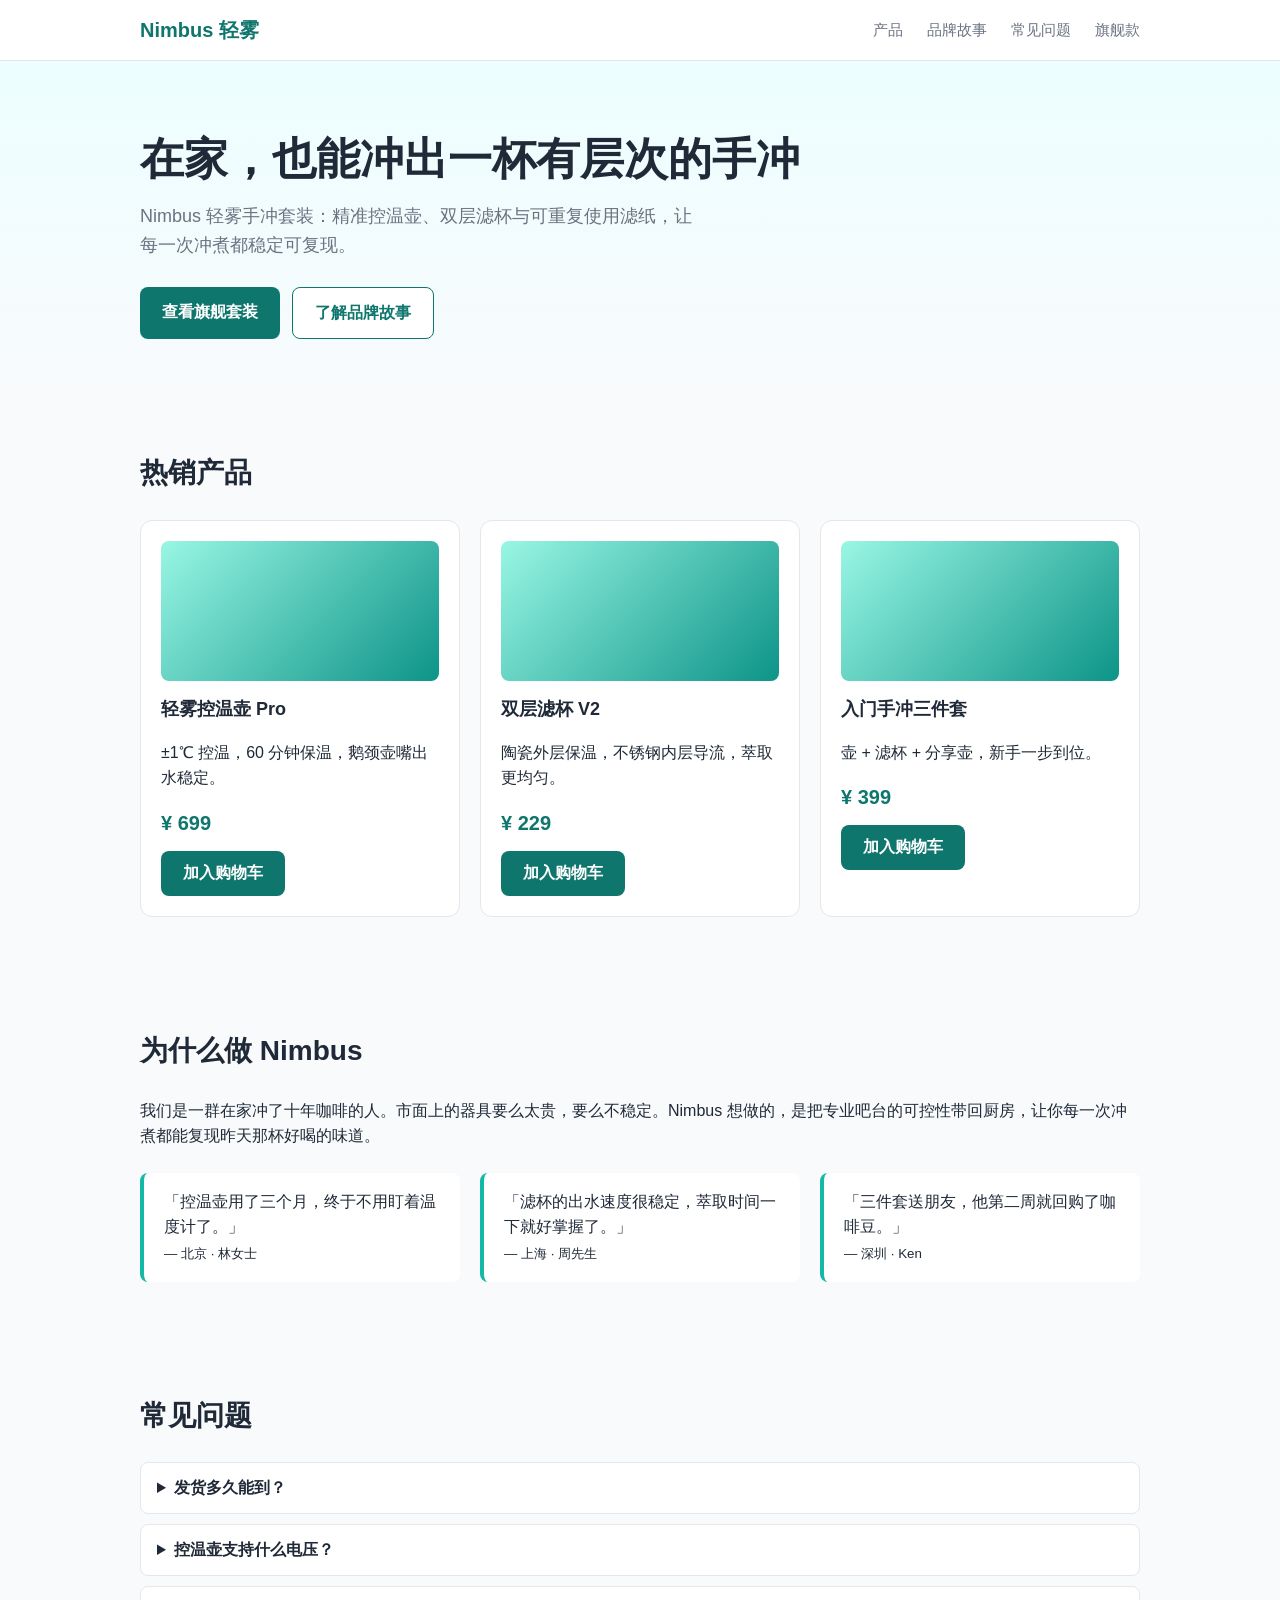
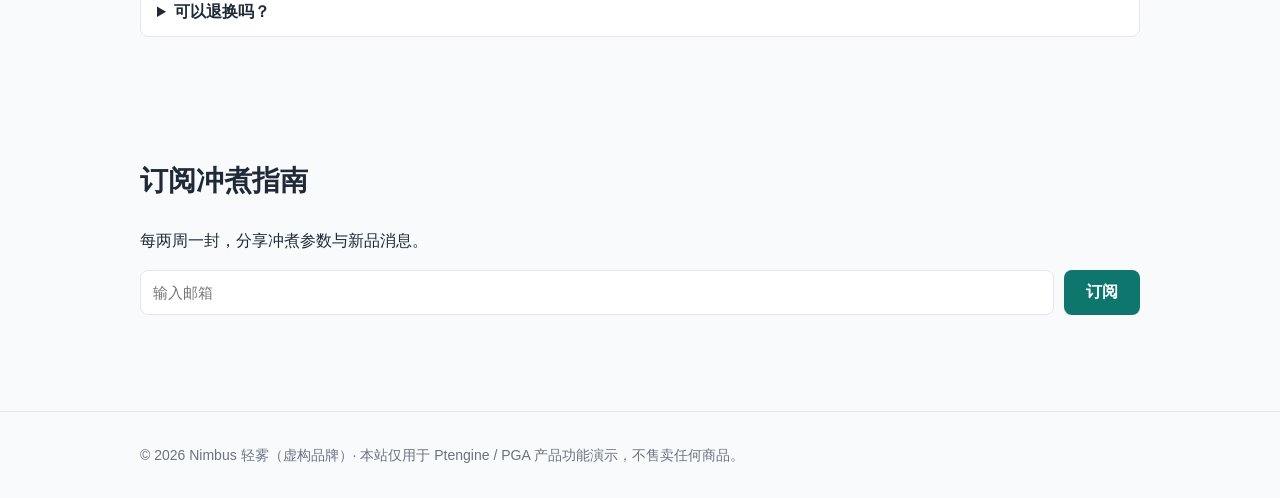
<file: index.html>
<!doctype html>
<html lang="zh-CN">
<head>
<meta charset="utf-8">
<meta name="viewport" content="width=device-width,initial-scale=1">
<title>Nimbus 轻雾 · 手冲咖啡器具（Ptengine 演示站）</title>
<meta name="description" content="Nimbus 轻雾是一个虚构的手冲咖啡器具品牌，本站仅用于 Ptengine / PGA 功能演示。">
<script src="assets/ptengine.js"></script>
<link rel="stylesheet" href="assets/site.css">
</head>
<body>
<header><div class="wrap nav">
  <a class="logo" href="index.html">Nimbus 轻雾</a>
  <ul><li><a href="#products">产品</a></li><li><a href="#story">品牌故事</a></li><li><a href="#faq">常见问题</a></li><li><a href="product.html" data-track="nav_product_click">旗舰款</a></li></ul>
</div></header>

<section class="hero"><div class="wrap">
  <h1>在家，也能冲出一杯有层次的手冲</h1>
  <p>Nimbus 轻雾手冲套装：精准控温壶、双层滤杯与可重复使用滤纸，让每一次冲煮都稳定可复现。</p>
  <div class="cta">
    <a class="btn btn-primary" href="product.html" data-track="hero_cta_click">查看旗舰套装</a>
    <a class="btn btn-ghost" href="#story" data-track="hero_secondary_click">了解品牌故事</a>
  </div>
</div></section>

<section id="products"><div class="wrap">
  <h2>热销产品</h2>
  <div class="grid">
    <div class="card"><div class="thumb"></div><h3>轻雾控温壶 Pro</h3><p>±1℃ 控温，60 分钟保温，鹅颈壶嘴出水稳定。</p><div class="price">¥ 699</div><button class="btn btn-primary" data-track="add_to_cart" data-sku="kettle-pro" data-price="699">加入购物车</button></div>
    <div class="card"><div class="thumb"></div><h3>双层滤杯 V2</h3><p>陶瓷外层保温，不锈钢内层导流，萃取更均匀。</p><div class="price">¥ 229</div><button class="btn btn-primary" data-track="add_to_cart" data-sku="dripper-v2" data-price="229">加入购物车</button></div>
    <div class="card"><div class="thumb"></div><h3>入门手冲三件套</h3><p>壶 + 滤杯 + 分享壶，新手一步到位。</p><div class="price">¥ 399</div><button class="btn btn-primary" data-track="add_to_cart" data-sku="starter-kit" data-price="399">加入购物车</button></div>
  </div>
</div></section>

<section id="story"><div class="wrap">
  <h2>为什么做 Nimbus</h2>
  <p>我们是一群在家冲了十年咖啡的人。市面上的器具要么太贵，要么不稳定。Nimbus 想做的，是把专业吧台的可控性带回厨房，让你每一次冲煮都能复现昨天那杯好喝的味道。</p>
  <div class="grid" style="margin-top:24px">
    <div class="quote">「控温壶用了三个月，终于不用盯着温度计了。」<br><small>— 北京 · 林女士</small></div>
    <div class="quote">「滤杯的出水速度很稳定，萃取时间一下就好掌握了。」<br><small>— 上海 · 周先生</small></div>
    <div class="quote">「三件套送朋友，他第二周就回购了咖啡豆。」<br><small>— 深圳 · Ken</small></div>
  </div>
</div></section>

<section id="faq" class="faq"><div class="wrap">
  <h2>常见问题</h2>
  <details data-track="faq_open"><summary>发货多久能到？</summary><p>国内 48 小时内发出，一般 2 到 4 天送达。</p></details>
  <details data-track="faq_open"><summary>控温壶支持什么电压？</summary><p>220V 国标插头，海外用户请选择对应版本。</p></details>
  <details data-track="faq_open"><summary>可以退换吗？</summary><p>7 天无理由退换，器具无使用痕迹即可。</p></details>
</div></section>

<section><div class="wrap">
  <h2>订阅冲煮指南</h2>
  <p>每两周一封，分享冲煮参数与新品消息。</p>
  <form class="news"><input type="email" placeholder="输入邮箱" required><button class="btn btn-primary" type="submit">订阅</button></form>
</div></section>

<footer><div class="wrap">© 2026 Nimbus 轻雾（虚构品牌）· 本站仅用于 Ptengine / PGA 产品功能演示，不售卖任何商品。</div></footer>
<div id="toast" class="toast"></div>
<script src="assets/app.js"></script>
</body>
</html>
</file>
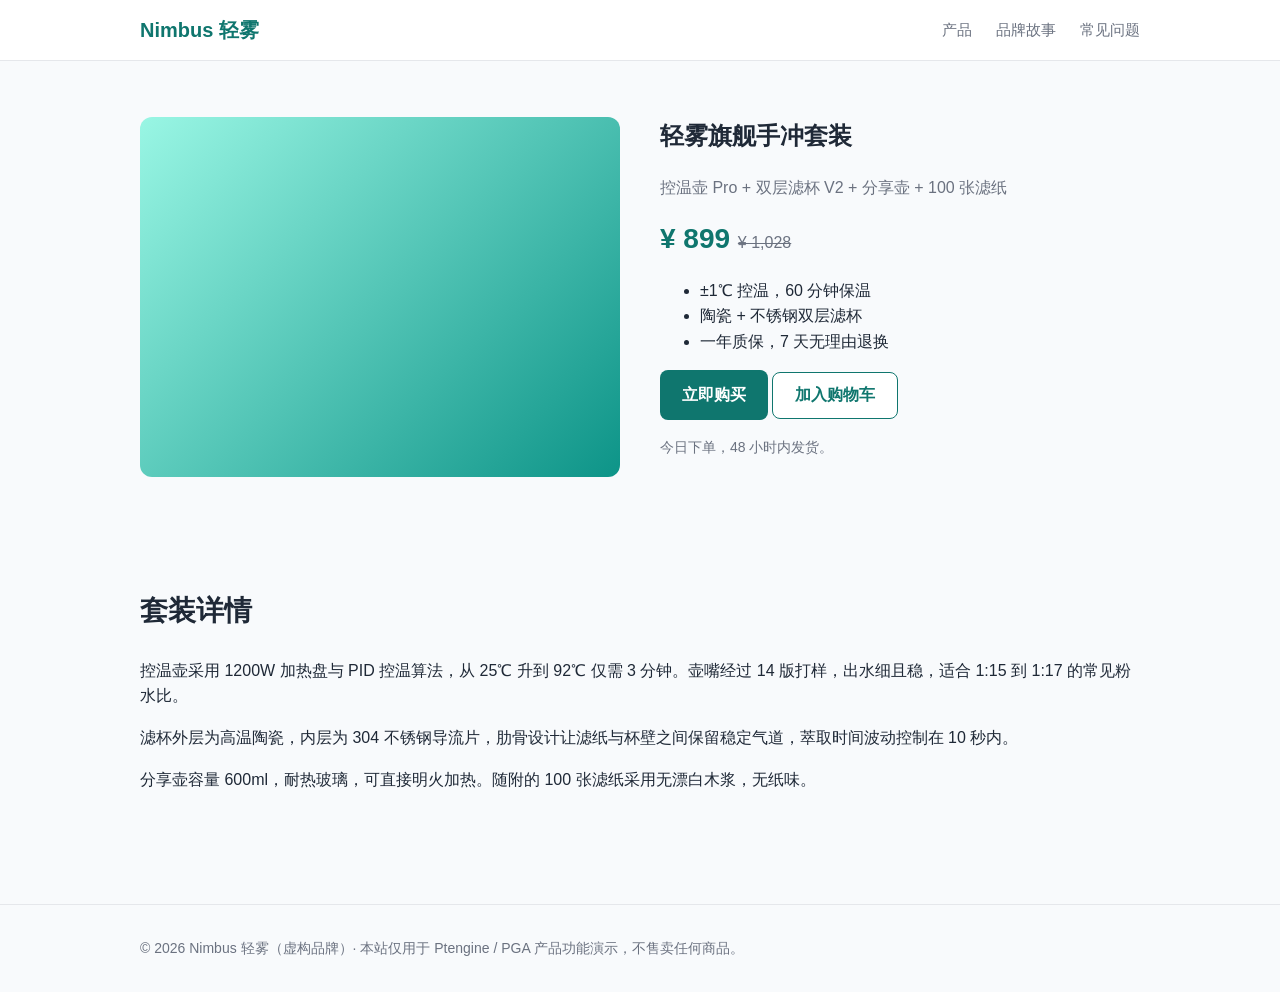
<file: product.html>
<!doctype html>
<html lang="zh-CN">
<head>
<meta charset="utf-8">
<meta name="viewport" content="width=device-width,initial-scale=1">
<title>轻雾旗舰手冲套装 · Nimbus（Ptengine 演示站）</title>
<script src="assets/ptengine.js"></script>
<link rel="stylesheet" href="assets/site.css">
</head>
<body>
<header><div class="wrap nav">
  <a class="logo" href="index.html">Nimbus 轻雾</a>
  <ul><li><a href="index.html#products">产品</a></li><li><a href="index.html#story">品牌故事</a></li><li><a href="index.html#faq">常见问题</a></li></ul>
</div></header>

<section><div class="wrap detail">
  <div class="big"></div>
  <div>
    <h1 style="margin-top:0">轻雾旗舰手冲套装</h1>
    <p style="color:var(--muted)">控温壶 Pro + 双层滤杯 V2 + 分享壶 + 100 张滤纸</p>
    <div class="price" style="font-size:28px">¥ 899 <small style="color:var(--muted);font-weight:400;font-size:16px;text-decoration:line-through">¥ 1,028</small></div>
    <ul>
      <li>±1℃ 控温，60 分钟保温</li>
      <li>陶瓷 + 不锈钢双层滤杯</li>
      <li>一年质保，7 天无理由退换</li>
    </ul>
    <p>
      <a class="btn btn-primary" href="thanks.html" data-track="buy_now" data-sku="flagship-set" data-price="899">立即购买</a>
      <button class="btn btn-ghost" data-track="add_to_cart" data-sku="flagship-set" data-price="899">加入购物车</button>
    </p>
    <p style="color:var(--muted);font-size:14px">今日下单，48 小时内发货。</p>
  </div>
</div></section>

<section><div class="wrap">
  <h2>套装详情</h2>
  <p>控温壶采用 1200W 加热盘与 PID 控温算法，从 25℃ 升到 92℃ 仅需 3 分钟。壶嘴经过 14 版打样，出水细且稳，适合 1:15 到 1:17 的常见粉水比。</p>
  <p>滤杯外层为高温陶瓷，内层为 304 不锈钢导流片，肋骨设计让滤纸与杯壁之间保留稳定气道，萃取时间波动控制在 10 秒内。</p>
  <p>分享壶容量 600ml，耐热玻璃，可直接明火加热。随附的 100 张滤纸采用无漂白木浆，无纸味。</p>
</div></section>

<footer><div class="wrap">© 2026 Nimbus 轻雾（虚构品牌）· 本站仅用于 Ptengine / PGA 产品功能演示，不售卖任何商品。</div></footer>
<div id="toast" class="toast"></div>
<script src="assets/app.js"></script>
</body>
</html>
</file>
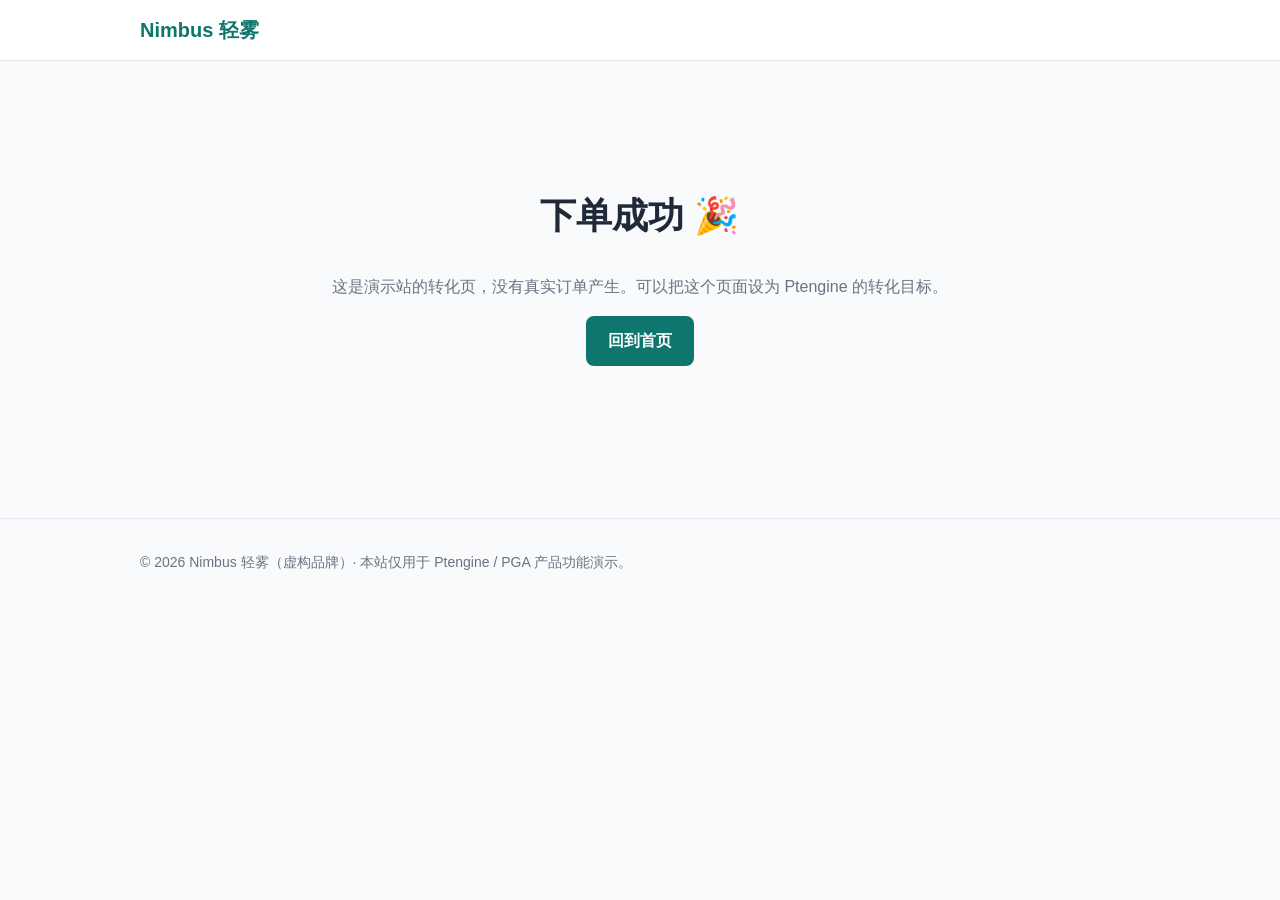
<file: thanks.html>
<!doctype html>
<html lang="zh-CN">
<head>
<meta charset="utf-8">
<meta name="viewport" content="width=device-width,initial-scale=1">
<title>下单成功 · Nimbus（Ptengine 演示站）</title>
<script src="assets/ptengine.js"></script>
<link rel="stylesheet" href="assets/site.css">
</head>
<body>
<header><div class="wrap nav"><a class="logo" href="index.html">Nimbus 轻雾</a></div></header>
<section class="success"><div class="wrap">
  <h1>下单成功 🎉</h1>
  <p style="color:var(--muted)">这是演示站的转化页，没有真实订单产生。可以把这个页面设为 Ptengine 的转化目标。</p>
  <p><a class="btn btn-primary" href="index.html" data-track="back_home">回到首页</a></p>
</div></section>
<footer><div class="wrap">© 2026 Nimbus 轻雾（虚构品牌）· 本站仅用于 Ptengine / PGA 产品功能演示。</div></footer>
<script src="assets/app.js"></script>
<script>window.addEventListener('load',function(){window.ptTrack('purchase',{sku:'flagship-set',price:899})});</script>
</body>
</html>
</file>
<file: assets/site.css>
:root{--ink:#1f2937;--muted:#6b7280;--brand:#0f766e;--brand-2:#14b8a6;--bg:#f8fafc;--card:#fff;--line:#e5e7eb}
*{box-sizing:border-box}body{margin:0;font-family:-apple-system,BlinkMacSystemFont,"PingFang SC","Hiragino Sans GB","Microsoft YaHei",sans-serif;color:var(--ink);background:var(--bg);line-height:1.6}
a{color:inherit;text-decoration:none}.wrap{max-width:1040px;margin:0 auto;padding:0 20px}
header{background:#fff;border-bottom:1px solid var(--line);position:sticky;top:0;z-index:10}
.nav{display:flex;align-items:center;justify-content:space-between;height:60px}.logo{font-weight:700;font-size:20px;color:var(--brand)}
.nav ul{display:flex;gap:24px;list-style:none;margin:0;padding:0}.nav li a{color:var(--muted);font-size:15px}
.btn{display:inline-block;padding:12px 22px;border-radius:8px;border:0;cursor:pointer;font-size:16px;font-weight:600}
.btn-primary{background:var(--brand);color:#fff}.btn-primary:hover{background:#115e59}.btn-ghost{background:#fff;color:var(--brand);border:1px solid var(--brand)}
.hero{padding:72px 0 56px;background:linear-gradient(180deg,#ecfeff 0%,var(--bg) 100%)}
.hero h1{font-size:44px;line-height:1.2;margin:0 0 16px}.hero p{font-size:18px;color:var(--muted);max-width:560px;margin:0 0 28px}
.hero .cta{display:flex;gap:12px;flex-wrap:wrap}
section{padding:56px 0}h2{font-size:28px;margin:0 0 24px}
.grid{display:grid;grid-template-columns:repeat(auto-fit,minmax(260px,1fr));gap:20px}
.card{background:var(--card);border:1px solid var(--line);border-radius:12px;padding:20px}
.card .thumb{height:140px;border-radius:8px;background:linear-gradient(135deg,#99f6e4,#0d9488);margin-bottom:14px}
.card h3{margin:0 0 6px;font-size:18px}.price{color:var(--brand);font-weight:700;font-size:20px;margin:8px 0 12px}
.quote{background:#fff;border-left:4px solid var(--brand-2);padding:16px 20px;border-radius:8px}
.faq details{background:#fff;border:1px solid var(--line);border-radius:8px;padding:12px 16px;margin-bottom:10px}.faq summary{cursor:pointer;font-weight:600}
form.news{display:flex;gap:10px;flex-wrap:wrap}form.news input{flex:1;min-width:220px;padding:12px;border:1px solid var(--line);border-radius:8px;font-size:15px}
footer{padding:32px 0;color:var(--muted);font-size:14px;border-top:1px solid var(--line);margin-top:40px}
.toast{position:fixed;left:50%;bottom:24px;transform:translateX(-50%);background:#111827;color:#fff;padding:10px 16px;border-radius:8px;opacity:0;transition:.3s}.toast.show{opacity:1}
.detail{display:grid;grid-template-columns:1fr 1fr;gap:40px;align-items:start}.detail .big{height:360px;border-radius:12px;background:linear-gradient(135deg,#99f6e4,#0d9488)}
.success{text-align:center;padding:96px 0}.success h1{font-size:36px}
@media(max-width:720px){.hero h1{font-size:32px}.detail{grid-template-columns:1fr}.nav ul{display:none}}
</file>
